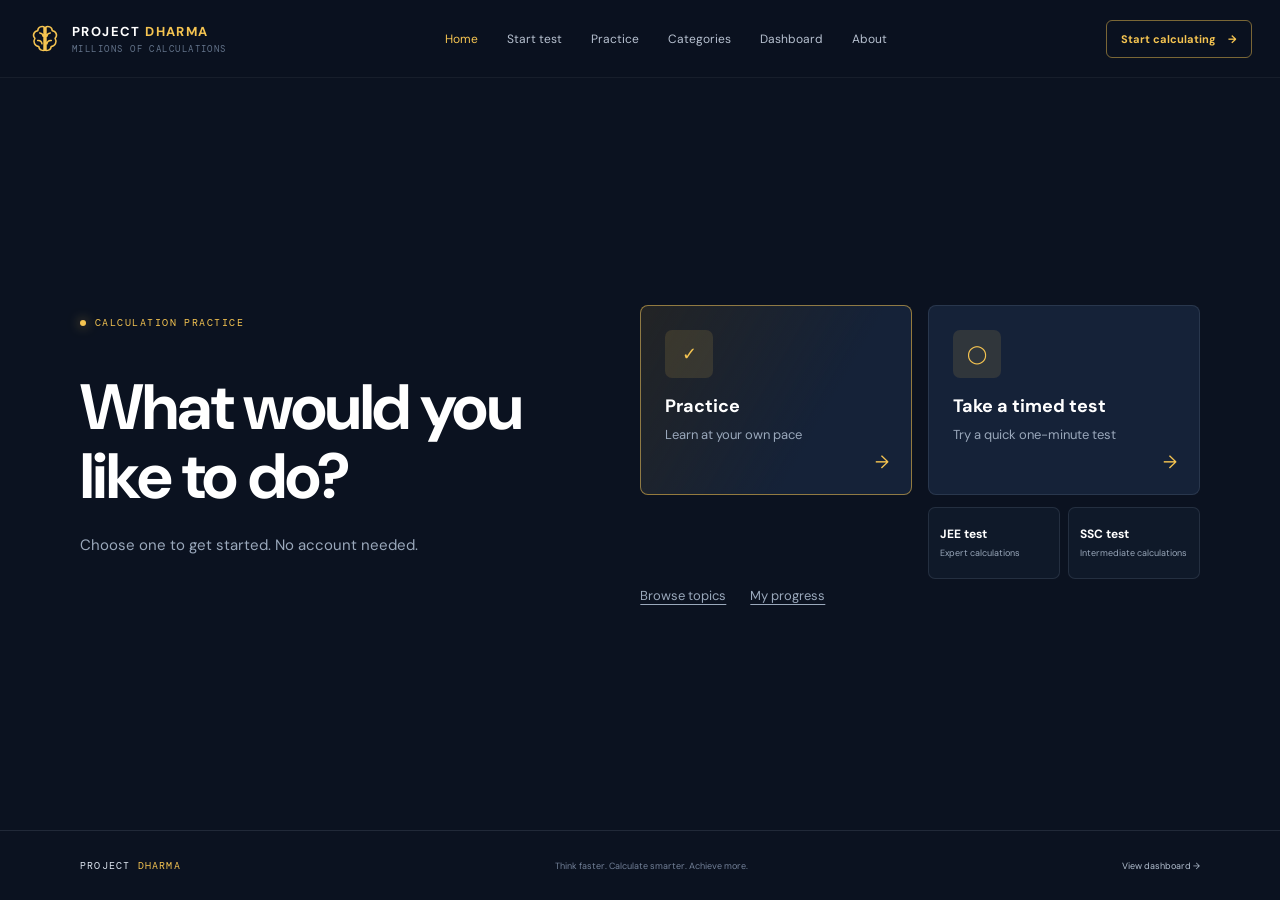
<file: index.html>
<!doctype html>
<html lang="en">
  <head>
    <meta charset="UTF-8" />
    <meta name="viewport" content="width=device-width, initial-scale=1.0" />
    <meta name="theme-color" content="#0b1220" />
    <meta name="description" content="Build calculation speed and accuracy with PROJECT DHARMA." />
    <title>PROJECT DHARMA — Think faster. Calculate smarter.</title>
    <link rel="stylesheet" href="./styles.css" />
    <script src="./app.js" defer></script>
  </head>
  <body data-page="home">
    <header class="site-header">
      <a class="brand" href="./index.html" aria-label="PROJECT DHARMA home"><span class="brand-mark" aria-hidden="true"><svg viewBox="0 0 32 32" fill="none"><path d="M15.9 5.2c-2.7-2.1-6.7-.5-6.7 3-3.7.2-5.3 4.7-2.7 7.2-2.1 3.2-.1 7.4 3.7 7.6.1 3.4 4.1 5 6.7 2.8V5.2Zm.2 0c2.7-2.1 6.7-.5 6.7 3 3.7.2 5.3 4.7 2.7 7.2 2.1 3.2.1 7.4-3.7 7.6-.1 3.4-4.1 5-6.7 2.8V5.2ZM11 10.3c2 .2 3.2 1.5 3.2 3.1m-5.1 4c2.2-.2 3.8 1.1 4.1 3.1m7.8-10.2c-2 .2-3.2 1.5-3.2 3.1m4.1 4c-2.2-.2-3.8 1.1-4.1 3.1M16 5.3v20.3"/></svg></span><span class="brand-copy"><strong>PROJECT <span>DHARMA</span></strong><small>MILLIONS OF CALCULATIONS</small></span></a>
      <button class="menu-toggle" id="menu-toggle" type="button" aria-label="Open navigation" aria-expanded="false"><span></span><span></span><span></span></button>
      <nav class="main-nav" id="main-nav" aria-label="Main navigation"><a class="active" href="./index.html">Home</a><a href="./test.html">Start test</a><a href="./practice.html">Practice</a><a href="./categories.html">Categories</a><a href="./dashboard.html">Dashboard</a><a href="./about.html">About</a></nav>
      <a class="button button-small button-outline header-cta" href="./test.html">Start calculating <span aria-hidden="true">&rarr;</span></a>
    </header>
    <main class="home-main section-wrap">
      <section class="home-welcome" id="home">
        <div class="eyebrow"><span class="eyebrow-dot"></span> CALCULATION PRACTICE</div>
        <h1>What would you<br />like to do?</h1>
        <p>Choose one to get started. No account needed.</p>
        <div class="home-choices">
          <a class="home-choice home-choice-primary" href="./practice.html">
            <span class="home-choice-icon" aria-hidden="true">&#10003;</span>
            <span><b>Practice</b><small>Learn at your own pace</small></span>
            <span class="card-arrow" aria-hidden="true">&rarr;</span>
          </a>
          <div class="home-test-choice">
            <a class="home-choice" href="./test.html">
              <span class="home-choice-icon" aria-hidden="true">&#9711;</span>
              <span><b>Take a timed test</b><small>Try a quick one-minute test</small></span>
              <span class="card-arrow" aria-hidden="true">&rarr;</span>
            </a>
            <nav class="home-exam-options" aria-label="Exam-level tests">
              <a href="./test.html?exam=jee"><b>JEE test</b><small>Expert calculations</small></a>
              <a href="./test.html?exam=ssc"><b>SSC test</b><small>Intermediate calculations</small></a>
            </nav>
          </div>
        </div>
        <nav class="home-secondary-links" aria-label="More options">
          <a href="./categories.html">Browse topics</a>
          <a href="./dashboard.html">My progress</a>
        </nav>
      </section>
    </main>
    <footer class="site-footer"><a class="footer-brand" href="./index.html">PROJECT <span>DHARMA</span></a><span>Think faster. Calculate smarter. Achieve more.</span><a href="./dashboard.html">View dashboard &rarr;</a></footer>
    <div class="toast" id="toast" role="status" aria-live="polite"></div>
  </body>
</html>
</file>
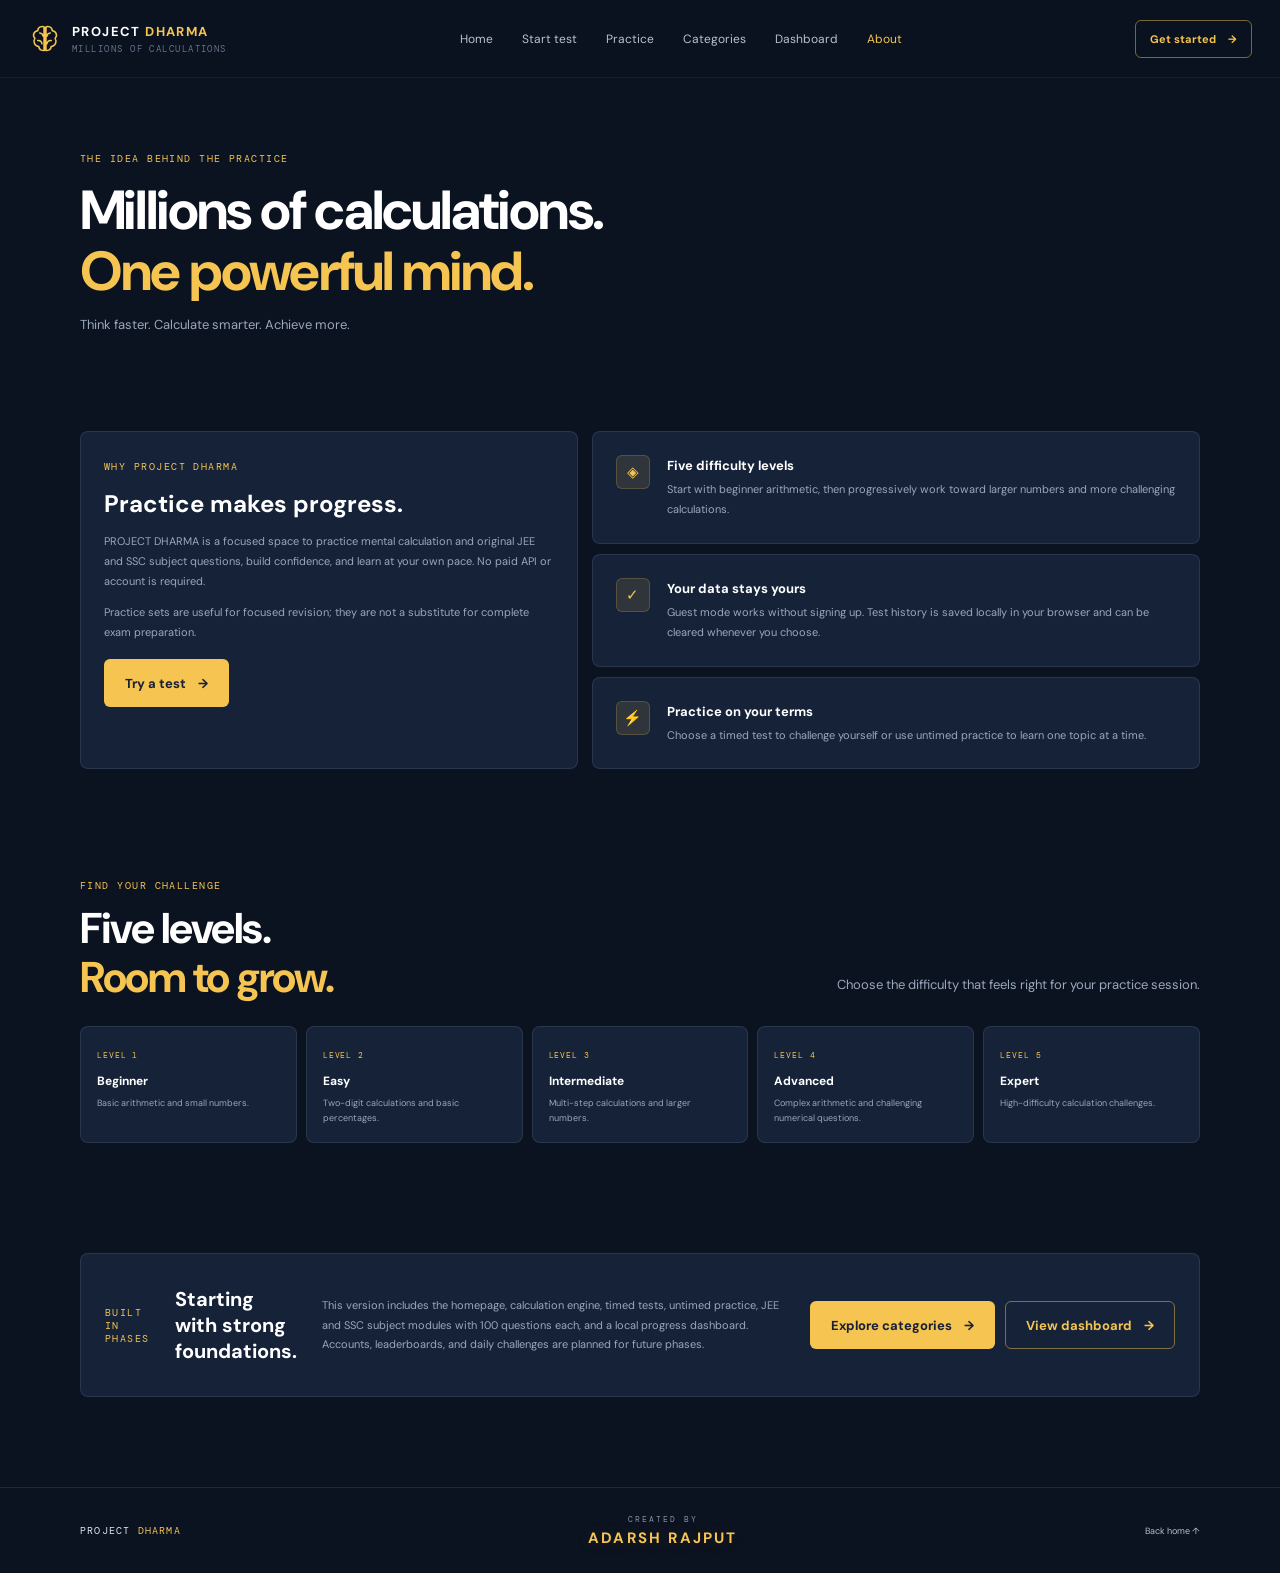
<file: about.html>
<!doctype html>
<html lang="en">
  <head><meta charset="UTF-8" /><meta name="viewport" content="width=device-width, initial-scale=1.0" /><meta name="theme-color" content="#0b1220" /><title>About DHARMA — PROJECT DHARMA</title><link rel="stylesheet" href="./styles.css" /><script src="./app.js" defer></script></head>
  <body data-page="about">
    <header class="site-header"><a class="brand" href="./index.html" aria-label="PROJECT DHARMA home"><span class="brand-mark" aria-hidden="true"><svg viewBox="0 0 32 32" fill="none"><path d="M15.9 5.2c-2.7-2.1-6.7-.5-6.7 3-3.7.2-5.3 4.7-2.7 7.2-2.1 3.2-.1 7.4 3.7 7.6.1 3.4 4.1 5 6.7 2.8V5.2Zm.2 0c2.7-2.1 6.7-.5 6.7 3 3.7.2 5.3 4.7 2.7 7.2 2.1 3.2.1 7.4-3.7 7.6-.1 3.4-4.1 5-6.7 2.8V5.2ZM11 10.3c2 .2 3.2 1.5 3.2 3.1m-5.1 4c2.2-.2 3.8 1.1 4.1 3.1m7.8-10.2c-2 .2-3.2 1.5-3.2 3.1m4.1 4c-2.2-.2-3.8 1.1-4.1 3.1M16 5.3v20.3"/></svg></span><span class="brand-copy"><strong>PROJECT <span>DHARMA</span></strong><small>MILLIONS OF CALCULATIONS</small></span></a><button class="menu-toggle" id="menu-toggle" type="button" aria-label="Open navigation" aria-expanded="false"><span></span><span></span><span></span></button><nav class="main-nav" id="main-nav" aria-label="Main navigation"><a href="./index.html">Home</a><a href="./test.html">Start test</a><a href="./practice.html">Practice</a><a href="./categories.html">Categories</a><a href="./dashboard.html">Dashboard</a><a class="active" href="./about.html">About</a></nav><a class="button button-small button-outline header-cta" href="./test.html">Get started <span aria-hidden="true">&rarr;</span></a></header>
    <main class="section-wrap">
      <section class="page-intro"><div class="eyebrow">THE IDEA BEHIND THE PRACTICE</div><h1>Millions of calculations.<br /><span>One powerful mind.</span></h1><p>Think faster. Calculate smarter. Achieve more.</p></section>
      <section class="about-content section-block"><article class="panel about-story"><span class="panel-kicker">WHY PROJECT DHARMA</span><h2>Practice makes progress.</h2><p>PROJECT DHARMA is a focused space to practice mental calculation and original JEE and SSC subject questions, build confidence, and learn at your own pace. No paid API or account is required.</p><p>Practice sets are useful for focused revision; they are not a substitute for complete exam preparation.</p><a class="button button-primary" href="./test.html">Try a test <span aria-hidden="true">&rarr;</span></a></article>
        <div class="about-cards"><article class="panel about-info-card"><span class="feature-icon">&#9672;</span><h3>Five difficulty levels</h3><p>Start with beginner arithmetic, then progressively work toward larger numbers and more challenging calculations.</p></article><article class="panel about-info-card"><span class="feature-icon">&#10003;</span><h3>Your data stays yours</h3><p>Guest mode works without signing up. Test history is saved locally in your browser and can be cleared whenever you choose.</p></article><article class="panel about-info-card"><span class="feature-icon">&#9889;</span><h3>Practice on your terms</h3><p>Choose a timed test to challenge yourself or use untimed practice to learn one topic at a time.</p></article></div>
      </section>
      <section class="section-block level-section"><div class="section-heading"><div><div class="eyebrow">FIND YOUR CHALLENGE</div><h2>Five levels.<br /><span>Room to grow.</span></h2></div><p>Choose the difficulty that feels right for your practice session.</p></div><div class="level-grid"><article class="panel"><span>LEVEL 1</span><h3>Beginner</h3><p>Basic arithmetic and small numbers.</p></article><article class="panel"><span>LEVEL 2</span><h3>Easy</h3><p>Two-digit calculations and basic percentages.</p></article><article class="panel"><span>LEVEL 3</span><h3>Intermediate</h3><p>Multi-step calculations and larger numbers.</p></article><article class="panel"><span>LEVEL 4</span><h3>Advanced</h3><p>Complex arithmetic and challenging numerical questions.</p></article><article class="panel"><span>LEVEL 5</span><h3>Expert</h3><p>High-difficulty calculation challenges.</p></article></div></section>
      <section class="section-block phase-note"><div class="panel"><span class="panel-kicker">BUILT IN PHASES</span><h2>Starting with strong foundations.</h2><p>This version includes the homepage, calculation engine, timed tests, untimed practice, JEE and SSC subject modules with 100 questions each, and a local progress dashboard. Accounts, leaderboards, and daily challenges are planned for future phases.</p><div class="hero-actions"><a class="button button-primary" href="./categories.html">Explore categories <span aria-hidden="true">&rarr;</span></a><a class="button button-outline" href="./dashboard.html">View dashboard <span aria-hidden="true">&rarr;</span></a></div></div></section>
    </main><footer class="site-footer about-footer"><a class="footer-brand" href="./index.html">PROJECT <span>DHARMA</span></a><div class="about-creator"><span>CREATED BY</span><strong>ADARSH RAJPUT</strong></div><a href="./index.html">Back home &uarr;</a></footer>
  </body>
</html>
</file>
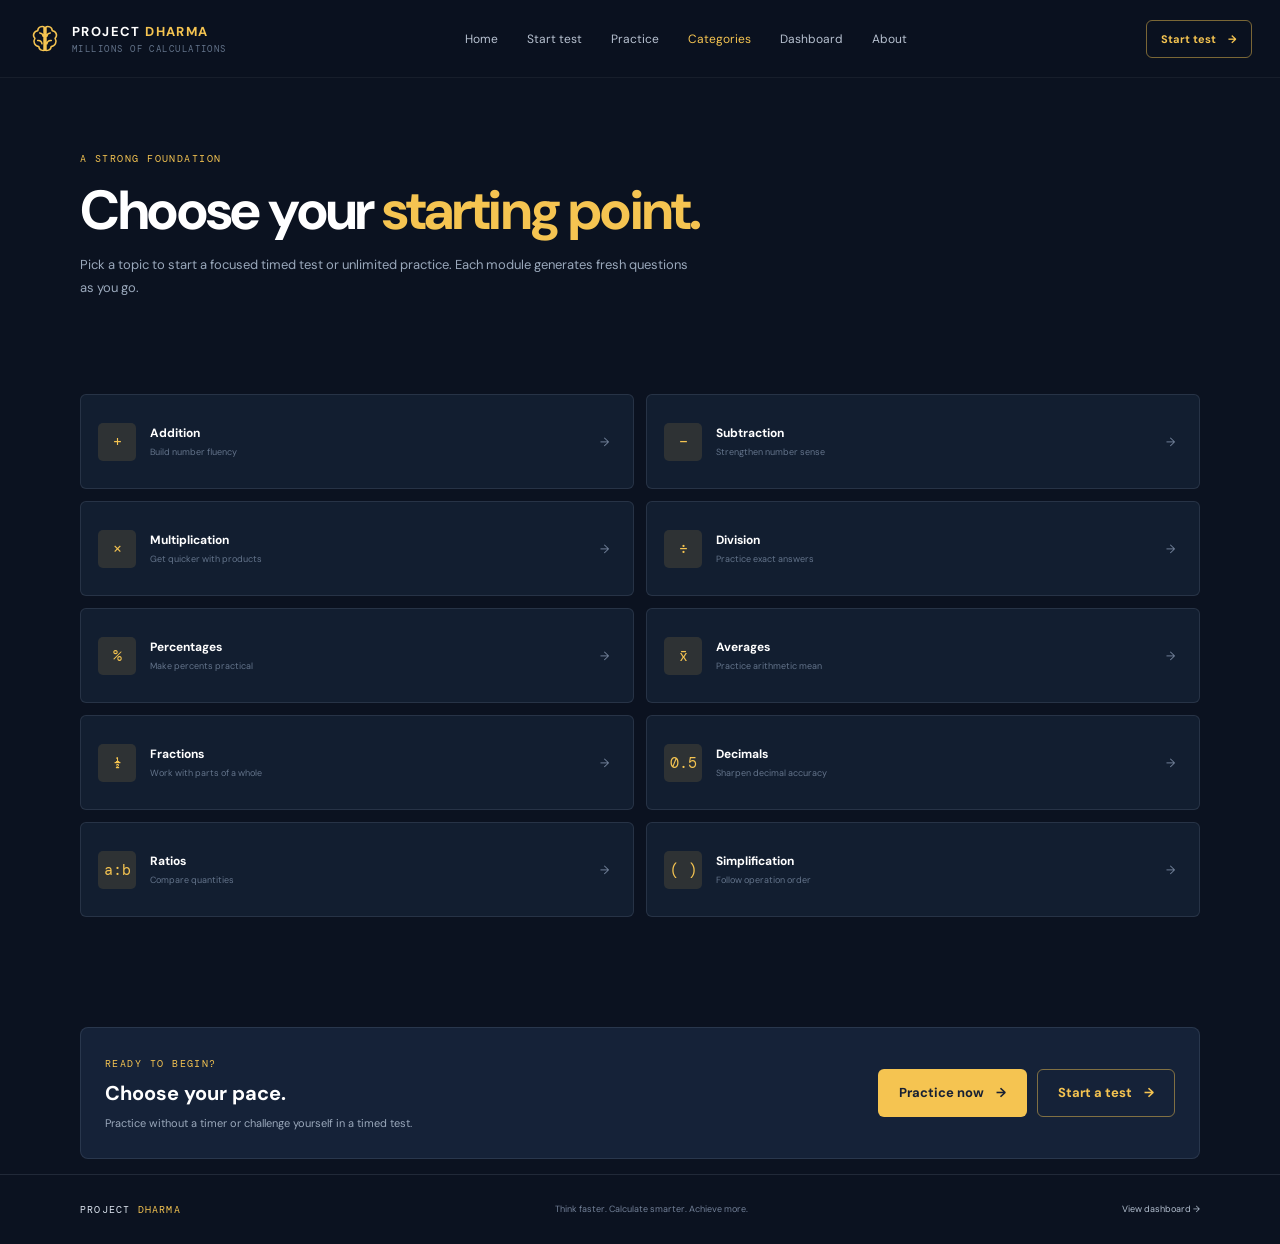
<file: categories.html>
<!doctype html>
<html lang="en">
  <head><meta charset="UTF-8" /><meta name="viewport" content="width=device-width, initial-scale=1.0" /><meta name="theme-color" content="#0b1220" /><title>Categories — PROJECT DHARMA</title><link rel="stylesheet" href="./styles.css" /><script src="./app.js" defer></script></head>
  <body data-page="categories">
    <header class="site-header"><a class="brand" href="./index.html" aria-label="PROJECT DHARMA home"><span class="brand-mark" aria-hidden="true"><svg viewBox="0 0 32 32" fill="none"><path d="M15.9 5.2c-2.7-2.1-6.7-.5-6.7 3-3.7.2-5.3 4.7-2.7 7.2-2.1 3.2-.1 7.4 3.7 7.6.1 3.4 4.1 5 6.7 2.8V5.2Zm.2 0c2.7-2.1 6.7-.5 6.7 3 3.7.2 5.3 4.7 2.7 7.2 2.1 3.2.1 7.4-3.7 7.6-.1 3.4-4.1 5-6.7 2.8V5.2ZM11 10.3c2 .2 3.2 1.5 3.2 3.1m-5.1 4c2.2-.2 3.8 1.1 4.1 3.1m7.8-10.2c-2 .2-3.2 1.5-3.2 3.1m4.1 4c-2.2-.2-3.8 1.1-4.1 3.1M16 5.3v20.3"/></svg></span><span class="brand-copy"><strong>PROJECT <span>DHARMA</span></strong><small>MILLIONS OF CALCULATIONS</small></span></a><button class="menu-toggle" id="menu-toggle" type="button" aria-label="Open navigation" aria-expanded="false"><span></span><span></span><span></span></button><nav class="main-nav" id="main-nav" aria-label="Main navigation"><a href="./index.html">Home</a><a href="./test.html">Start test</a><a href="./practice.html">Practice</a><a class="active" href="./categories.html">Categories</a><a href="./dashboard.html">Dashboard</a><a href="./about.html">About</a></nav><a class="button button-small button-outline header-cta" href="./test.html">Start test <span aria-hidden="true">&rarr;</span></a></header>
    <main class="section-wrap"><section class="page-intro"><div class="eyebrow">A STRONG FOUNDATION</div><h1>Choose your <span>starting point.</span></h1><p>Pick a topic to start a focused timed test or unlimited practice. Each module generates fresh questions as you go.</p></section>
      <section class="section-block page-section"><div class="category-grid category-page-grid"><a class="category-card" href="./practice.html?topic=addition"><span class="category-icon">+</span><span><b>Addition</b><small>Build number fluency</small></span><span class="card-arrow">&rarr;</span></a><a class="category-card" href="./practice.html?topic=subtraction"><span class="category-icon">&minus;</span><span><b>Subtraction</b><small>Strengthen number sense</small></span><span class="card-arrow">&rarr;</span></a><a class="category-card" href="./practice.html?topic=multiplication"><span class="category-icon">&times;</span><span><b>Multiplication</b><small>Get quicker with products</small></span><span class="card-arrow">&rarr;</span></a><a class="category-card" href="./practice.html?topic=division"><span class="category-icon">&divide;</span><span><b>Division</b><small>Practice exact answers</small></span><span class="card-arrow">&rarr;</span></a><a class="category-card" href="./practice.html?topic=percentages"><span class="category-icon">%</span><span><b>Percentages</b><small>Make percents practical</small></span><span class="card-arrow">&rarr;</span></a><a class="category-card" href="./practice.html?topic=averages"><span class="category-icon">x&#772;</span><span><b>Averages</b><small>Practice arithmetic mean</small></span><span class="card-arrow">&rarr;</span></a><a class="category-card" href="./practice.html?topic=fractions"><span class="category-icon">&frac12;</span><span><b>Fractions</b><small>Work with parts of a whole</small></span><span class="card-arrow">&rarr;</span></a><a class="category-card" href="./practice.html?topic=decimals"><span class="category-icon">0.5</span><span><b>Decimals</b><small>Sharpen decimal accuracy</small></span><span class="card-arrow">&rarr;</span></a><a class="category-card" href="./practice.html?topic=ratios"><span class="category-icon">a:b</span><span><b>Ratios</b><small>Compare quantities</small></span><span class="card-arrow">&rarr;</span></a><a class="category-card" href="./practice.html?topic=bodmas"><span class="category-icon">( )</span><span><b>Simplification</b><small>Follow operation order</small></span><span class="card-arrow">&rarr;</span></a></div></section>
      <section class="section-block category-cta"><div class="panel"><div><span class="panel-kicker">READY TO BEGIN?</span><h2>Choose your pace.</h2><p>Practice without a timer or challenge yourself in a timed test.</p></div><div class="hero-actions"><a class="button button-primary" href="./practice.html">Practice now <span aria-hidden="true">&rarr;</span></a><a class="button button-outline" href="./test.html">Start a test <span aria-hidden="true">&rarr;</span></a></div></div></section>
    </main><footer class="site-footer"><a class="footer-brand" href="./index.html">PROJECT <span>DHARMA</span></a><span>Think faster. Calculate smarter. Achieve more.</span><a href="./dashboard.html">View dashboard &rarr;</a></footer><div class="toast" id="toast" role="status" aria-live="polite"></div>
  </body>
</html>
</file>
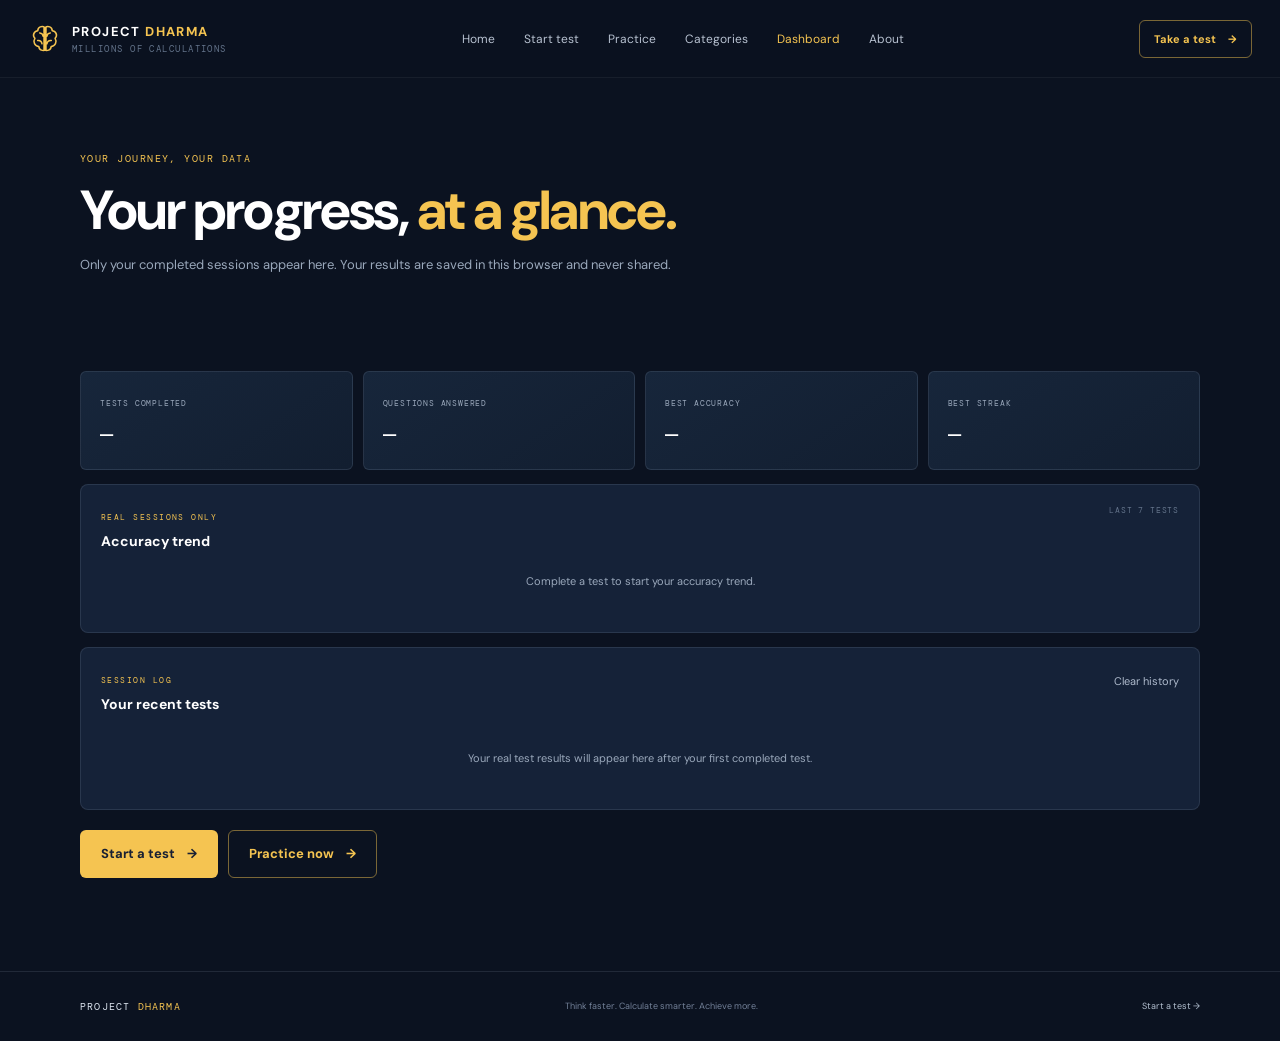
<file: dashboard.html>
<!doctype html>
<html lang="en">
  <head><meta charset="UTF-8" /><meta name="viewport" content="width=device-width, initial-scale=1.0" /><meta name="theme-color" content="#0b1220" /><title>My dashboard — PROJECT DHARMA</title><link rel="stylesheet" href="./styles.css" /><script src="./app.js" defer></script></head>
  <body data-page="dashboard">
    <header class="site-header"><a class="brand" href="./index.html" aria-label="PROJECT DHARMA home"><span class="brand-mark" aria-hidden="true"><svg viewBox="0 0 32 32" fill="none"><path d="M15.9 5.2c-2.7-2.1-6.7-.5-6.7 3-3.7.2-5.3 4.7-2.7 7.2-2.1 3.2-.1 7.4 3.7 7.6.1 3.4 4.1 5 6.7 2.8V5.2Zm.2 0c2.7-2.1 6.7-.5 6.7 3 3.7.2 5.3 4.7 2.7 7.2 2.1 3.2.1 7.4-3.7 7.6-.1 3.4-4.1 5-6.7 2.8V5.2ZM11 10.3c2 .2 3.2 1.5 3.2 3.1m-5.1 4c2.2-.2 3.8 1.1 4.1 3.1m7.8-10.2c-2 .2-3.2 1.5-3.2 3.1m4.1 4c-2.2-.2-3.8 1.1-4.1 3.1M16 5.3v20.3"/></svg></span><span class="brand-copy"><strong>PROJECT <span>DHARMA</span></strong><small>MILLIONS OF CALCULATIONS</small></span></a><button class="menu-toggle" id="menu-toggle" type="button" aria-label="Open navigation" aria-expanded="false"><span></span><span></span><span></span></button><nav class="main-nav" id="main-nav" aria-label="Main navigation"><a href="./index.html">Home</a><a href="./test.html">Start test</a><a href="./practice.html">Practice</a><a href="./categories.html">Categories</a><a class="active" href="./dashboard.html">Dashboard</a><a href="./about.html">About</a></nav><a class="button button-small button-outline header-cta" href="./test.html">Take a test <span aria-hidden="true">&rarr;</span></a></header>
    <main class="section-wrap">
      <section class="page-intro"><div class="eyebrow">YOUR JOURNEY, YOUR DATA</div><h1>Your progress, <span>at a glance.</span></h1><p>Only your completed sessions appear here. Your results are saved in this browser and never shared.</p></section>
      <section class="section-block page-section progress-block"><div class="progress-summary" id="progress-summary"></div><div class="panel accuracy-chart-panel"><div class="history-heading"><div><span class="panel-kicker">REAL SESSIONS ONLY</span><h3>Accuracy trend</h3></div><span class="chart-caption">LAST 7 TESTS</span></div><div id="accuracy-chart"></div></div><div class="panel history-table-panel"><div class="history-heading"><div><span class="panel-kicker">SESSION LOG</span><h3>Your recent tests</h3></div><button type="button" class="text-button" id="clear-history">Clear history</button></div><div id="history-table"></div></div><div class="dashboard-actions"><a class="button button-primary" href="./test.html">Start a test <span aria-hidden="true">&rarr;</span></a><a class="button button-outline" href="./practice.html">Practice now <span aria-hidden="true">&rarr;</span></a></div></section>
    </main><footer class="site-footer"><a class="footer-brand" href="./index.html">PROJECT <span>DHARMA</span></a><span>Think faster. Calculate smarter. Achieve more.</span><a href="./test.html">Start a test &rarr;</a></footer><div class="toast" id="toast" role="status" aria-live="polite"></div>
  </body>
</html>
</file>
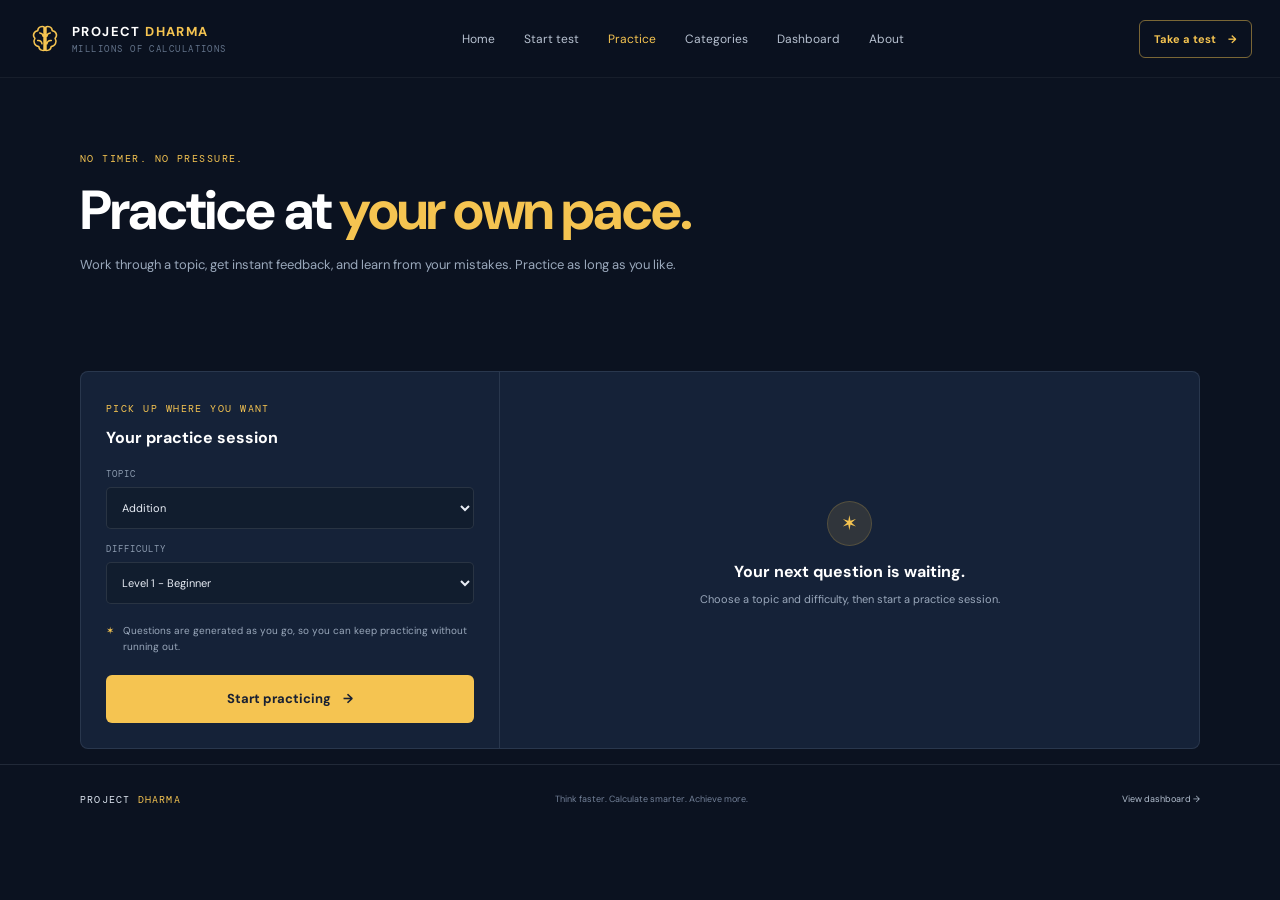
<file: practice.html>
<!doctype html>
<html lang="en">
  <head><meta charset="UTF-8" /><meta name="viewport" content="width=device-width, initial-scale=1.0" /><meta name="theme-color" content="#0b1220" /><title>Practice — PROJECT DHARMA</title><link rel="stylesheet" href="./styles.css" /><script src="./app.js" defer></script></head>
  <body data-page="practice">
    <header class="site-header"><a class="brand" href="./index.html" aria-label="PROJECT DHARMA home"><span class="brand-mark" aria-hidden="true"><svg viewBox="0 0 32 32" fill="none"><path d="M15.9 5.2c-2.7-2.1-6.7-.5-6.7 3-3.7.2-5.3 4.7-2.7 7.2-2.1 3.2-.1 7.4 3.7 7.6.1 3.4 4.1 5 6.7 2.8V5.2Zm.2 0c2.7-2.1 6.7-.5 6.7 3 3.7.2 5.3 4.7 2.7 7.2 2.1 3.2.1 7.4-3.7 7.6-.1 3.4-4.1 5-6.7 2.8V5.2ZM11 10.3c2 .2 3.2 1.5 3.2 3.1m-5.1 4c2.2-.2 3.8 1.1 4.1 3.1m7.8-10.2c-2 .2-3.2 1.5-3.2 3.1m4.1 4c-2.2-.2-3.8 1.1-4.1 3.1M16 5.3v20.3"/></svg></span><span class="brand-copy"><strong>PROJECT <span>DHARMA</span></strong><small>MILLIONS OF CALCULATIONS</small></span></a><button class="menu-toggle" id="menu-toggle" type="button" aria-label="Open navigation" aria-expanded="false"><span></span><span></span><span></span></button><nav class="main-nav" id="main-nav" aria-label="Main navigation"><a href="./index.html">Home</a><a href="./test.html">Start test</a><a class="active" href="./practice.html">Practice</a><a href="./categories.html">Categories</a><a href="./dashboard.html">Dashboard</a><a href="./about.html">About</a></nav><a class="button button-small button-outline header-cta" href="./test.html">Take a test <span aria-hidden="true">&rarr;</span></a></header>
    <main class="section-wrap"><section class="page-intro"><div class="eyebrow">NO TIMER. NO PRESSURE.</div><h1>Practice at <span>your own pace.</span></h1><p>Work through a topic, get instant feedback, and learn from your mistakes. Practice as long as you like.</p></section>
      <section class="section-block page-section"><div class="practice-layout panel"><div class="practice-setup"><span class="panel-kicker">PICK UP WHERE YOU WANT</span><h3>Your practice session</h3><label>TOPIC<select id="practice-topic"></select></label><label>DIFFICULTY<select id="practice-level"></select></label><div class="practice-tip"><span>&#10038;</span><span>Questions are generated as you go, so you can keep practicing without running out.</span></div><button class="button button-primary button-full" type="button" id="start-practice">Start practicing <span aria-hidden="true">&rarr;</span></button></div><div class="practice-workspace" id="practice-workspace"><div class="practice-empty"><span class="empty-spark">&#10038;</span><h3>Your next question is waiting.</h3><p>Choose a topic and difficulty, then start a practice session.</p></div></div></div></section>
    </main><footer class="site-footer"><a class="footer-brand" href="./index.html">PROJECT <span>DHARMA</span></a><span>Think faster. Calculate smarter. Achieve more.</span><a href="./dashboard.html">View dashboard &rarr;</a></footer><div class="toast" id="toast" role="status" aria-live="polite"></div>
  </body>
</html>
</file>
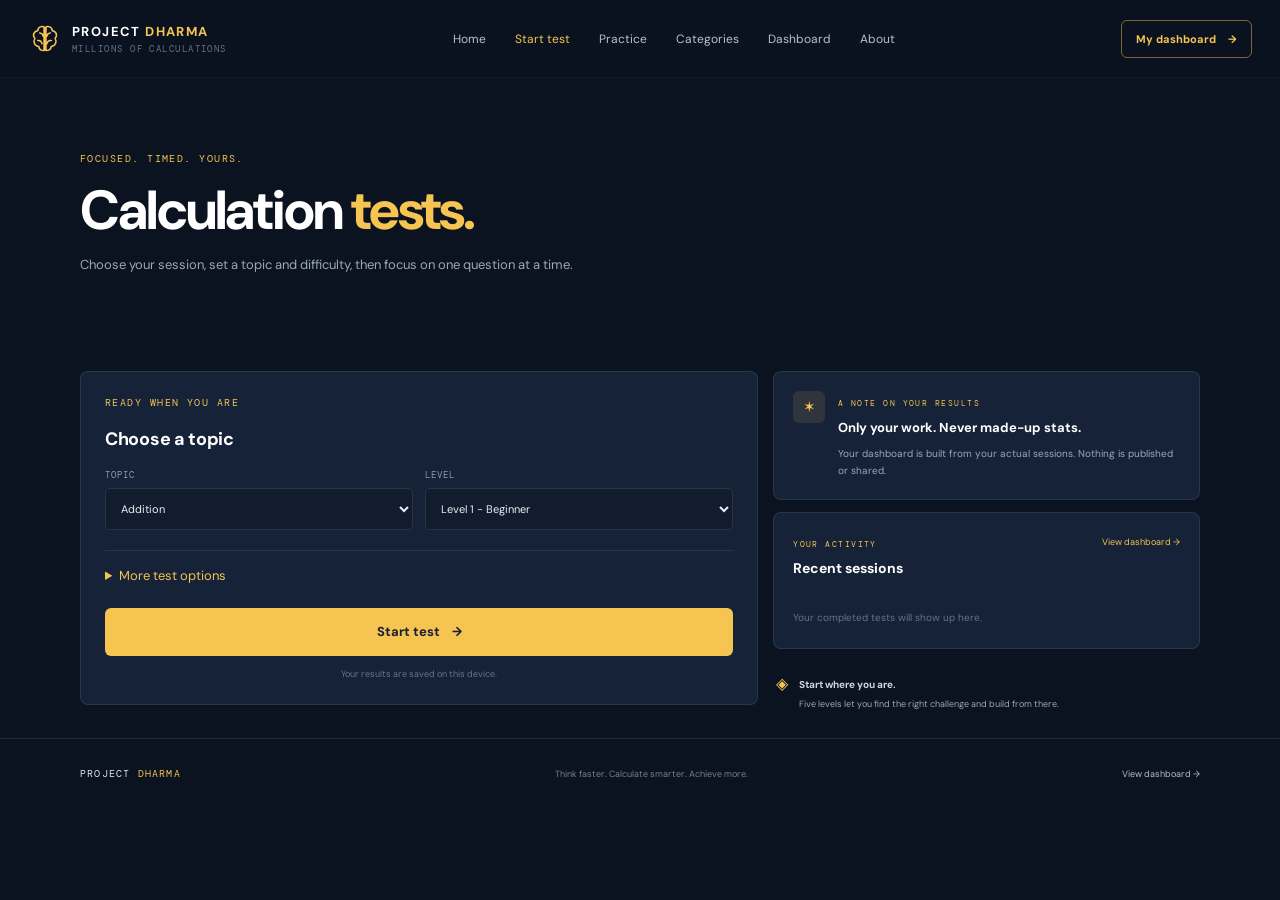
<file: test.html>
<!doctype html>
<html lang="en">
  <head><meta charset="UTF-8" /><meta name="viewport" content="width=device-width, initial-scale=1.0" /><meta name="theme-color" content="#0b1220" /><title>Calculation tests — PROJECT DHARMA</title><link rel="stylesheet" href="./styles.css" /><script src="./subject-questions.js" defer></script><script src="./app.js" defer></script></head>
  <body data-page="test">
    <header class="site-header">
      <a class="brand" href="./index.html" aria-label="PROJECT DHARMA home"><span class="brand-mark" aria-hidden="true"><svg viewBox="0 0 32 32" fill="none"><path d="M15.9 5.2c-2.7-2.1-6.7-.5-6.7 3-3.7.2-5.3 4.7-2.7 7.2-2.1 3.2-.1 7.4 3.7 7.6.1 3.4 4.1 5 6.7 2.8V5.2Zm.2 0c2.7-2.1 6.7-.5 6.7 3 3.7.2 5.3 4.7 2.7 7.2 2.1 3.2.1 7.4-3.7 7.6-.1 3.4-4.1 5-6.7 2.8V5.2ZM11 10.3c2 .2 3.2 1.5 3.2 3.1m-5.1 4c2.2-.2 3.8 1.1 4.1 3.1m7.8-10.2c-2 .2-3.2 1.5-3.2 3.1m4.1 4c-2.2-.2-3.8 1.1-4.1 3.1M16 5.3v20.3"/></svg></span><span class="brand-copy"><strong>PROJECT <span>DHARMA</span></strong><small>MILLIONS OF CALCULATIONS</small></span></a>
      <button class="menu-toggle" id="menu-toggle" type="button" aria-label="Open navigation" aria-expanded="false"><span></span><span></span><span></span></button>
      <nav class="main-nav" id="main-nav" aria-label="Main navigation"><a href="./index.html">Home</a><a class="active" href="./test.html">Start test</a><a href="./practice.html">Practice</a><a href="./categories.html">Categories</a><a href="./dashboard.html">Dashboard</a><a href="./about.html">About</a></nav><a class="button button-small button-outline header-cta" href="./dashboard.html">My dashboard <span aria-hidden="true">&rarr;</span></a>
    </header>
    <main class="section-wrap">
      <section class="page-intro"><div class="eyebrow">FOCUSED. TIMED. YOURS.</div><h1 id="test-page-title">Calculation <span>tests.</span></h1><p id="test-page-description">Choose your session, set a topic and difficulty, then focus on one question at a time.</p></section>
      <section class="section-block page-section" id="test-config">
        <div class="test-layout">
          <div class="test-config panel"><div class="exam-preset-note is-hidden"><span class="panel-kicker" id="exam-level-label">EXAM LEVEL</span><strong id="exam-preset-title"></strong><span id="exam-preset-level"></span><div id="exam-subjects-preview" class="is-hidden"><span class="panel-kicker" id="exam-subjects-heading"></span><div id="exam-subjects" class="exam-subject-list"></div><p id="exam-subjects-note">Choose a subject to start subject-wise practice. These are sample questions, not an official exam paper.</p></div><p id="exam-preset-description">Practice calculations at this difficulty. This is not a full exam mock test.</p></div><div class="panel-top"><span class="panel-kicker">READY WHEN YOU ARE</span></div><h3>Choose a topic</h3>
            <div class="config-row"><label>TOPIC<select id="test-topic"></select></label><label>LEVEL<select id="test-level"></select></label></div>
            <details class="advanced-options"><summary>More test options</summary>
              <div class="mode-grid" role="group" aria-label="Test mode"><button type="button" class="mode-card selected" data-mode="quick"><span class="mode-symbol">&#9711;</span><b>Quick test</b><small>10 questions / 60 sec</small></button><button type="button" class="mode-card" data-mode="speed"><span class="mode-symbol">&#9889;</span><b>Speed test</b><small>20 questions / 30 sec</small></button><button type="button" class="mode-card" data-mode="accuracy"><span class="mode-symbol">&#10003;</span><b>Accuracy test</b><small>20 questions / 5 min</small></button><button type="button" class="mode-card" data-mode="mixed"><span class="mode-symbol">&#10038;</span><b>Mixed test</b><small>Every basic topic</small></button><button type="button" class="mode-card" data-mode="custom"><span class="mode-symbol">&#9776;</span><b>Custom test</b><small>Choose time and length</small></button></div>
              <div class="config-row"><label>TIME LIMIT<select id="test-duration"><option value="30">30 seconds</option><option value="60" selected>60 seconds</option><option value="120">2 minutes</option><option value="300">5 minutes</option><option value="600">10 minutes</option><option value="900">15 minutes</option><option value="1800">30 minutes</option><option value="custom">Custom</option></select></label><label id="custom-duration-wrap" class="is-hidden">CUSTOM MINUTES<input id="custom-duration" type="number" min="1" max="120" value="3" inputmode="numeric" /></label></div>
              <label class="question-count-label is-hidden" id="question-count-wrap">QUESTION COUNT <span id="question-count-value">10</span><input id="question-count" type="range" min="5" max="50" step="5" value="10" /><span class="range-ends"><span>5 questions</span><span>50 questions</span></span></label>
            </details>
            <div class="subject-session-actions is-hidden" id="subject-session-actions">
              <button type="button" class="button button-primary button-full" id="start-subject-practice">Practice without a timer</button>
              <button type="button" class="button button-outline button-full" id="start-subject-test">Take a 5-minute test</button>
              <div class="subject-question-source">
                <p id="subject-question-source-status" class="subject-question-source-status" role="status" aria-live="polite"></p>
              </div>
            </div><button type="button" class="button button-primary button-full" id="start-test">Start test <span aria-hidden="true">&rarr;</span></button><p class="form-note">Your results are saved on this device.</p>
          </div>
          <aside class="test-side"><div class="session-note panel"><div class="note-icon">&#10038;</div><div><span class="panel-kicker">A NOTE ON YOUR RESULTS</span><h3>Only your work. Never made-up stats.</h3><p>Your dashboard is built from your actual sessions. Nothing is published or shared.</p></div></div><div class="history-panel panel"><div class="history-heading"><div><span class="panel-kicker">YOUR ACTIVITY</span><h3>Recent sessions</h3></div><a href="./dashboard.html">View dashboard <span aria-hidden="true">&rarr;</span></a></div><div id="recent-sessions" class="recent-sessions"></div></div><div class="level-callout"><span class="level-callout-icon">&#9672;</span><div><b>Start where you are.</b><p>Five levels let you find the right challenge and build from there.</p></div></div></aside>
        </div>
      </section>
      <section class="section-block question-area is-hidden" id="test-session" aria-live="polite"><div class="session-header"><div><div class="eyebrow">FOCUS ON THE QUESTION</div><h2 id="session-title">Quick test</h2></div><button class="text-button" type="button" id="quit-test">&times; End test</button></div><div class="session-panel panel"><div class="session-meta"><span id="session-topic-label">ADDITION</span><span class="session-level" id="session-level-label">LEVEL 1</span></div><div class="timer-track"><div id="timer-progress"></div></div><div class="session-stats"><div><small>TIME LEFT</small><b id="timer-display">01:00</b></div><div><small>ANSWERED</small><b id="answered-display">0 / 10</b></div><div><small>STREAK</small><b id="streak-display">0</b></div><div><small>ACCURACY</small><b id="live-accuracy">--</b></div></div><div class="question-progress"><span id="question-counter">QUESTION 1 OF 10</span><div class="progress-track"><div id="question-progress"></div></div></div><div class="question-prompt" id="question-prompt">12 + 8 = ?</div><p class="question-tip"><b id="question-tip-title">MENTAL MATH TIP</b><span id="question-tip"></span></p><div id="subject-options" class="subject-answer-options is-hidden"></div><form id="answer-form" class="answer-form" autocomplete="off"><label class="visually-hidden" for="answer-input">Your answer</label><input id="answer-input" type="text" inputmode="decimal" placeholder="Type your answer" aria-describedby="answer-feedback" /><button class="button button-primary" type="submit">Submit <span aria-hidden="true">&rarr;</span></button></form><div class="answer-feedback" id="answer-feedback" aria-live="assertive"></div><div class="session-footer"><span id="answer-instructions">Press <kbd>Enter</kbd> to submit</span><button type="button" class="text-button" id="skip-question">Skip question <span aria-hidden="true">&rarr;</span></button></div></div></section>
      <section class="section-block result-area is-hidden" id="test-results" aria-live="polite"><div class="result-head"><div class="eyebrow">SESSION COMPLETE</div><h2 id="result-title">Good work.</h2><p id="result-subtitle">Every question is a chance to improve.</p></div><div class="result-grid" id="result-stats"></div><div class="result-bottom"><div class="panel topic-results"><span class="panel-kicker">PERFORMANCE BY TOPIC</span><div id="topic-breakdown"></div></div><div class="panel result-actions"><span class="panel-kicker">KEEP YOUR MOMENTUM</span><h3>Ready for another round?</h3><p>Your session is saved on this device. Come back any time to see how you are progressing.</p><button type="button" class="button button-primary button-full" id="test-again">Set up another test <span aria-hidden="true">&rarr;</span></button><a class="button button-quiet button-full" href="./dashboard.html">Go to dashboard</a></div></div></section>
    </main>
    <footer class="site-footer"><a class="footer-brand" href="./index.html">PROJECT <span>DHARMA</span></a><span>Think faster. Calculate smarter. Achieve more.</span><a href="./dashboard.html">View dashboard &rarr;</a></footer><div class="toast" id="toast" role="status" aria-live="polite"></div>
  </body>
</html>
</file>
<file: styles.css>
@import url('https://fonts.googleapis.com/css2?family=DM+Mono:wght@400;500&family=DM+Sans:wght@400;500;600;700;800&family=Manrope:wght@400;500;600;700;800&display=swap');

:root {
  color-scheme: dark;
  --bg: #0b1220;
  --bg-soft: #0f1929;
  --card: #152238;
  --card-light: #192a42;
  --gold: #f5c451;
  --gold-soft: rgba(245, 196, 81, .12);
  --white: #fff;
  --muted: #9aa8bb;
  --muted-dark: #64748b;
  --green: #43d19e;
  --red: #ff7777;
  --line: rgba(185, 202, 224, .12);
  --sans: 'DM Sans', 'Manrope', sans-serif;
  --mono: 'DM Mono', monospace;
}

* { box-sizing: border-box; }
html { scroll-behavior: smooth; scroll-padding-top: 85px; }
body { margin: 0; background: var(--bg); color: var(--white); font-family: var(--sans); font-size: 15px; -webkit-font-smoothing: antialiased; }
button, input, select { font: inherit; }
button, a { -webkit-tap-highlight-color: transparent; }
button { color: inherit; }
a { color: inherit; text-decoration: none; }
.section-wrap { width: min(1120px, calc(100% - 56px)); margin-inline: auto; }
.is-hidden { display: none !important; }
.visually-hidden { position: absolute; width: 1px; height: 1px; overflow: hidden; clip: rect(0,0,0,0); white-space: nowrap; }

.site-header { height: 78px; padding: 0 max(28px, calc((100% - 1280px) / 2)); display: flex; align-items: center; justify-content: space-between; gap: 30px; border-bottom: 1px solid rgba(255,255,255,.055); background: rgba(11,18,32,.95); position: sticky; top: 0; z-index: 20; backdrop-filter: blur(14px); }
.brand { display: flex; align-items: center; gap: 10px; flex-shrink: 0; }
.brand-mark { width: 34px; height: 34px; display: grid; place-items: center; }
.brand-mark svg, .about-mark svg { width: 100%; height: 100%; stroke: var(--gold); stroke-width: 1.45; stroke-linecap: round; stroke-linejoin: round; }
.brand-copy { display: grid; gap: 3px; }
.brand-copy strong { font-size: 13px; letter-spacing: 1.4px; }
.brand-copy strong span, .footer-brand span { color: var(--gold); }
.brand-copy small { color: var(--muted-dark); font: 9px var(--mono); letter-spacing: 1.45px; }
.main-nav { display: flex; align-items: center; gap: 29px; }
.main-nav a { color: #b7c1d0; font-size: 12px; transition: color .2s; }
.main-nav a:hover, .main-nav a:focus-visible { color: var(--gold); }
.main-nav a.active { color: var(--gold); }
.button { min-height: 48px; display: inline-flex; align-items: center; justify-content: center; gap: 12px; padding: 0 20px; border: 1px solid transparent; border-radius: 6px; font-size: 13px; font-weight: 700; cursor: pointer; transition: transform .18s, background .18s, border-color .18s; }
.button:hover { transform: translateY(-2px); }
.button:focus-visible, .mode-card:focus-visible, .category-card:focus-visible, .text-button:focus-visible, select:focus-visible, input:focus-visible { outline: 2px solid var(--gold); outline-offset: 3px; }
.button-primary { background: var(--gold); color: #182033; }
.button-primary:hover { background: #ffd76f; }
.button-outline { border-color: rgba(245,196,81,.48); color: var(--gold); }
.button-outline:hover { background: var(--gold-soft); border-color: var(--gold); }
.button-quiet { color: #d3dae5; background: transparent; }
.button-quiet:hover { background: rgba(255,255,255,.05); }
.button-small { min-height: 38px; padding: 0 14px; font-size: 11px; }
.button-full { width: 100%; }
.menu-toggle { display: none; }
.page-intro { padding-top: 74px; }
.page-intro h1 { margin: 15px 0 12px; font-size: clamp(36px, 5vw, 55px); line-height: 1.1; letter-spacing: -1.8px; }
.page-intro h1 span { color: var(--gold); }
.page-intro > p { max-width: 610px; margin: 0; color: var(--muted); font-size: 13px; line-height: 1.8; }
.page-section { padding-top: 38px; }

.hero { position: relative; min-height: 567px; padding-top: 83px; padding-bottom: 80px; display: grid; grid-template-columns: 1.08fr .92fr; align-items: center; }
.hero-copy { position: relative; z-index: 2; }
.eyebrow, .panel-kicker { color: var(--gold); font: 10px var(--mono); letter-spacing: 1.45px; }
.eyebrow { display: flex; align-items: center; gap: 9px; }
.eyebrow-dot, .live-dot { width: 6px; height: 6px; border-radius: 50%; background: var(--gold); box-shadow: 0 0 12px rgba(245,196,81,.65); }
h1,h2,h3,p { margin-top: 0; }
.hero h1 { margin: 22px 0 20px; font-size: clamp(42px, 5vw, 65px); line-height: 1.04; letter-spacing: -2.3px; font-weight: 800; }
.hero h1 span, .section-heading h2 span, .audience-inner h2 span, .about-inner h2 span { color: var(--gold); }
.hero-copy > p { max-width: 450px; color: #a4b0c1; line-height: 1.8; font-size: 14px; }
.hero-actions { display: flex; gap: 10px; margin-top: 26px; }
.play-icon { font-size: 11px; color: var(--gold); }
.hero-proof { display: flex; align-items: center; gap: 10px; margin-top: 28px; color: #8391a4; font-size: 10px; }
.hero-proof i, .trust-inner i { width: 3px; height: 3px; background: #526179; border-radius: 50%; }
.proof-icon { width: 16px; height: 16px; display: inline-grid; place-items: center; border-radius: 50%; background: rgba(67,209,158,.12); color: var(--green); font-size: 9px; }
.hero-visual { position: relative; height: 350px; display: grid; place-items: center; overflow: hidden; }
.visual-glow { position: absolute; width: 290px; height: 290px; border-radius: 50%; background: rgba(220,165,47,.09); filter: blur(72px); }
.visual-orbit { position: absolute; border: 1px solid rgba(245,196,81,.12); border-radius: 50%; transform: rotate(-24deg); }
.orbit-one { width: 400px; height: 250px; }
.orbit-two { width: 320px; height: 370px; transform: rotate(45deg); border-color: rgba(117,151,192,.1); }
.calculation-card { z-index: 2; position: relative; width: min(350px, 85%); padding: 22px 24px; border-radius: 10px; border: 1px solid rgba(245,196,81,.24); background: linear-gradient(135deg, #1a2a40, #121d30); box-shadow: 0 26px 90px rgba(0,0,0,.4), inset 0 1px rgba(255,255,255,.035); }
.calc-top, .calc-bottom { display: flex; align-items: center; color: #91a0b4; font: 9px var(--mono); letter-spacing: .9px; }
.calc-top { gap: 8px; }
.calc-level { margin-left: auto; padding: 5px 7px; color: var(--gold); border: 1px solid rgba(245,196,81,.22); border-radius: 3px; }
.calc-question { padding: 35px 0 29px; text-align: center; font-size: 46px; font-weight: 700; letter-spacing: -1px; }
.calc-question span { color: var(--gold); font-weight: 400; }
.calc-question .calc-equals { color: #74839a; }
.calc-question b { color: var(--gold); font-weight: 500; }
.calc-divider { height: 1px; background: var(--line); }
.calc-bottom { justify-content: space-between; padding-top: 17px; text-transform: uppercase; }
.calc-timer { color: var(--gold); }
.float-chip { position: absolute; z-index: 3; display: flex; gap: 10px; align-items: center; padding: 11px 13px; background: #19283c; border: 1px solid rgba(255,255,255,.08); border-radius: 7px; box-shadow: 0 12px 30px rgba(0,0,0,.24); }
.float-chip > span:last-child { display: grid; gap: 4px; }
.float-chip b { font-size: 10px; }
.float-chip small { color: var(--muted); font-size: 9px; }
.chip-icon { width: 25px; height: 25px; display: grid; place-items: center; border-radius: 5px; background: var(--gold-soft); color: var(--gold); }
.chip-speed { top: 42px; right: 4px; }
.chip-accuracy { bottom: 45px; left: 3px; }
.visual-caption { position: absolute; bottom: 1px; color: #56647a; font: 8px var(--mono); letter-spacing: 1.3px; }
.scroll-hint { position: absolute; bottom: 24px; left: 0; display: flex; align-items: center; gap: 10px; color: #607087; font: 8px var(--mono); letter-spacing: 1.1px; }
.scroll-hint span { width: 20px; height: 1px; background: var(--gold); }

.trust-strip { overflow: hidden; border-block: 1px solid rgba(255,255,255,.055); background: #0e1726; }
.trust-inner { width: min(1120px, calc(100% - 56px)); min-height: 62px; margin: auto; display: flex; justify-content: space-between; align-items: center; gap: 20px; color: #77869b; font: 8px var(--mono); letter-spacing: 1px; white-space: nowrap; }
.section-block { padding-top: 95px; padding-bottom: 15px; }
.section-heading { display: flex; align-items: flex-end; justify-content: space-between; gap: 50px; margin-bottom: 36px; }
.section-heading h2, .audience-inner h2, .about-inner h2 { margin: 12px 0 0; font-size: clamp(31px, 3.7vw, 43px); letter-spacing: -1.5px; line-height: 1.12; }
.section-heading > p { max-width: 365px; margin-bottom: 4px; color: var(--muted); font-size: 13px; line-height: 1.8; }
.feature-grid { display: grid; grid-template-columns: repeat(3, 1fr); gap: 14px; }
.feature-card { position: relative; overflow: hidden; min-height: 214px; padding: 24px; border: 1px solid var(--line); border-radius: 7px; background: linear-gradient(140deg, #152238, #111b2c); transition: transform .2s,border-color .2s; }
.feature-card:hover { transform: translateY(-4px); border-color: rgba(245,196,81,.3); }
.feature-number { position: absolute; top: 21px; right: 21px; color: #516079; font: 10px var(--mono); }
.feature-icon { display: grid; width: 34px; height: 34px; place-items: center; margin-bottom: 19px; border: 1px solid rgba(245,196,81,.2); border-radius: 6px; color: var(--gold); background: var(--gold-soft); }
.feature-card h3, .session-note h3, .history-heading h3, .practice-setup h3, .result-actions h3 { margin: 0 0 9px; font-size: 15px; }
.feature-card p { margin: 0; color: var(--muted); font-size: 11px; line-height: 1.8; }
.feature-line { position: absolute; bottom: 0; left: 24px; width: 33px; height: 2px; background: var(--gold); }
.home-link-grid { display: grid; grid-template-columns: repeat(3, 1fr); gap: 12px; }
.home-link-card { position: relative; min-height: 175px; padding: 21px; border: 1px solid var(--line); border-radius: 7px; background: linear-gradient(140deg, #152238, #111b2c); transition: transform .2s,border-color .2s,background .2s; }
.home-link-card:hover { transform: translateY(-3px); border-color: rgba(245,196,81,.38); background: #17263a; }
.home-link-card .feature-icon { margin-bottom: 14px; }
.home-link-card > b { display: block; font-size: 13px; }
.home-link-card p { max-width: 270px; margin: 8px 0 0; color: var(--muted); font-size: 10px; line-height: 1.7; }
.home-link-card .card-arrow { position: absolute; top: 23px; right: 20px; color: var(--gold); }
.home-main { min-height: calc(100vh - 148px); display: grid; align-items: center; padding-block: 48px; }
.home-welcome { width: min(100%, 560px); margin: 0 auto; }
.home-welcome h1 { margin: 20px 0 12px; font-size: clamp(38px, 7vw, 58px); line-height: 1.08; letter-spacing: -1.8px; }
.home-welcome > p { margin-bottom: 30px; color: var(--muted); font-size: 15px; }
.home-choices { display: grid; gap: 12px; }
.home-test-choice { display: grid; gap: 10px; }
.home-exam-options { display: grid; grid-template-columns: repeat(2, minmax(0, 1fr)); gap: 10px; }
.home-exam-options a { display: grid; align-content: center; gap: 5px; min-height: 66px; padding: 11px 14px; border: 1px solid var(--line); border-radius: 7px; background: var(--bg-soft); transition: border-color .2s, background .2s; }
.home-exam-options a:hover { border-color: rgba(245,196,81,.5); background: var(--card); }
.home-exam-options b { font-size: 13px; }
.home-exam-options small { color: var(--muted); font-size: 10px; }
.home-choice { position: relative; display: flex; align-items: center; gap: 16px; min-height: 88px; padding: 18px; border: 1px solid var(--line); border-radius: 8px; background: var(--card); transition: border-color .2s, background .2s; }
.home-choice:hover, .home-choice-primary { border-color: rgba(245,196,81,.55); background: linear-gradient(120deg, rgba(245,196,81,.1), var(--card) 65%); }
.home-choice-icon { width: 42px; height: 42px; display: grid; place-items: center; flex: 0 0 42px; border-radius: 7px; color: var(--gold); background: var(--gold-soft); font-size: 18px; }
.home-choice > span:nth-child(2) { display: grid; gap: 5px; }
.home-choice b { font-size: 16px; }
.home-choice small { color: var(--muted); font-size: 12px; }
.home-choice .card-arrow { margin-left: auto; color: var(--gold); font-size: 18px; }
.home-secondary-links { display: flex; gap: 24px; margin-top: 24px; }
.home-secondary-links a { color: var(--muted); font-size: 13px; text-decoration: underline; text-underline-offset: 4px; }
.advanced-options { margin: 20px 0; border-top: 1px solid var(--line); }
.advanced-options summary { padding: 16px 0 4px; color: var(--gold); font-size: 13px; cursor: pointer; }
.advanced-options[open] .mode-grid { margin-top: 14px; }
.exam-preset-note { display: grid; gap: 7px; margin: 0 0 20px; padding: 16px 18px; border-radius: 6px; background: rgba(11,18,32,.45); }
.exam-preset-note strong { font-size: 16px; }
.exam-preset-note > span:nth-of-type(2) { color: var(--gold); font-size: 12px; }
.exam-preset-note p { margin: 0; color: var(--muted); font-size: 12px; line-height: 1.6; }
.exam-subject-list { display: flex; flex-wrap: wrap; gap: 8px; margin-top: 9px; }
.exam-subject { display: inline-flex; align-items: center; min-height: 38px; padding: 7px 12px; border: 1px solid rgba(245,196,81,.24); border-radius: 5px; background: rgba(245,196,81,.07); color: #e8edf5; font-size: 12px; transition: background .2s, border-color .2s; }
.exam-subject:hover, .exam-subject.selected { border-color: var(--gold); background: rgba(245,196,81,.16); color: var(--gold); }
#exam-subjects-preview > p { margin-top: 9px; }
.exam-mode .test-layout, .subject-mode .test-layout { grid-template-columns: 1fr; }
.exam-mode .test-side, .exam-mode .test-config > .panel-top, .exam-mode .test-config > h3, .exam-mode .test-config .config-row, .exam-mode .advanced-options, .exam-mode .form-note, .exam-mode #exam-preset-description, .subject-mode .test-config > .panel-top, .subject-mode .test-config .config-row, .subject-mode .advanced-options, .subject-mode .test-side, .subject-mode .form-note { display: none; }
.exam-mode .test-config, .subject-mode .test-config { width: min(100%, 760px); margin: 0 auto; padding: 22px; }
.exam-mode .exam-preset-note, .subject-mode .exam-preset-note { display: grid; }
.exam-mode #start-test.is-hidden { display: none; }
.subject-session-actions { display: grid; gap: 10px; margin-top: 20px; }
.subject-session-actions .button { min-height: 52px; }
.subject-question-source { margin-top: 8px; padding: 15px; border: 1px solid var(--line); border-radius: 6px; background: rgba(15, 25, 41, .7); }
.subject-question-source-status { margin: 0; color: var(--muted); font-size: 11px; line-height: 1.5; }
.untimed-practice-mode .timer-track, .untimed-practice-mode .session-stats, .untimed-practice-mode .question-progress, .untimed-practice-mode #skip-question { display: none; }
.untimed-practice-mode .question-prompt { padding-top: 34px; }
.untimed-practice-mode .question-tip { margin-top: 0; }
.untimed-practice-mode .session-footer { justify-content: center; }
.subject-answer-options { display: grid; grid-template-columns: repeat(2, minmax(0, 1fr)); gap: 10px; max-width: 560px; margin: 0 auto; }
.subject-answer-option { min-height: 52px; padding: 12px 15px; border: 1px solid var(--line); border-radius: 6px; background: #111d2e; color: #e8edf5; text-align: left; font-size: 14px; cursor: pointer; transition: border-color .18s, background .18s; }
.subject-answer-option:hover:not(:disabled) { border-color: rgba(245,196,81,.6); background: var(--gold-soft); }
.subject-answer-option:disabled { cursor: default; }
.subject-answer-option.answer-correct { border-color: var(--green); background: rgba(67,209,158,.12); }
.subject-answer-option.answer-incorrect { border-color: var(--red); background: rgba(255,119,119,.1); }

.practice-block { padding-top: 110px; }
.panel { background: var(--card); border: 1px solid var(--line); border-radius: 8px; }
.test-layout { display: grid; grid-template-columns: 1.35fr .85fr; gap: 15px; align-items: start; }
.test-config { padding: 24px; }
.panel-top, .history-heading { display: flex; align-items: center; justify-content: space-between; }
.panel-tag { color: #76869c; font: 9px var(--mono); letter-spacing: 1px; }
.test-config > h3 { margin: 18px 0; font-size: 18px; letter-spacing: -.3px; }
.mode-grid { display: grid; grid-template-columns: repeat(2, 1fr); gap: 9px; }
.mode-card { padding: 12px; display: grid; grid-template-columns: 25px 1fr; align-items: center; column-gap: 8px; text-align: left; background: #111d2e; border: 1px solid rgba(255,255,255,.07); border-radius: 5px; cursor: pointer; transition: .18s; }
.mode-card:hover { border-color: rgba(245,196,81,.3); }
.mode-card.selected { border-color: rgba(245,196,81,.65); background: rgba(245,196,81,.075); }
.mode-symbol { grid-row: span 2; display: grid; place-items: center; width: 24px; height: 24px; border-radius: 5px; color: var(--gold); background: var(--gold-soft); font-size: 13px; }
.mode-card b { font-size: 11px; }
.mode-card small { margin-top: 3px; color: var(--muted-dark); font-size: 9px; }
.config-row { display: grid; grid-template-columns: 1fr 1fr; gap: 12px; margin-top: 18px; }
.config-row label, .practice-setup > label { display: grid; gap: 7px; color: #8d9cb0; font: 9px var(--mono); letter-spacing: 1px; }
select, input[type="number"], input[type="text"] { width: 100%; min-height: 42px; padding: 0 11px; border-radius: 5px; border: 1px solid rgba(255,255,255,.1); outline: none; background-color: #111d2e; color: #e8edf5; font: 11px var(--sans); }
select:focus, input:focus { border-color: rgba(245,196,81,.65); }
select option { background: #152238; }
.question-count-label { display: grid; grid-template-columns: 1fr auto; margin: 18px 0 17px; color: #8d9cb0; font: 9px var(--mono); letter-spacing: 1px; }
.question-count-label input { grid-column: 1 / -1; width: 100%; margin: 12px 0 3px; accent-color: var(--gold); }
.question-count-label > span:nth-child(1) { color: var(--gold); font-size: 10px; }
.range-ends { grid-column: 1 / -1; display: flex; justify-content: space-between; color: var(--muted-dark); font: 8px var(--mono); letter-spacing: 0; }
.form-note { margin: 12px 0 0; color: #66758b; text-align: center; font-size: 9px; }
.test-side { display: grid; gap: 12px; }
.session-note { display: flex; gap: 13px; padding: 19px; }
.note-icon { flex: 0 0 32px; width: 32px; height: 32px; display: grid; place-items: center; background: var(--gold-soft); color: var(--gold); border-radius: 6px; }
.session-note .panel-kicker, .history-heading .panel-kicker { font-size: 8px; }
.session-note h3 { margin-top: 8px; font-size: 13px; }
.session-note p, .result-actions p { margin: 0; color: var(--muted); font-size: 10px; line-height: 1.75; }
.history-panel { padding: 19px; }
.history-heading { align-items: flex-start; }
.history-heading h3 { margin: 7px 0 0; font-size: 14px; }
.history-heading > a { margin-top: 4px; color: var(--gold); font-size: 9px; }
.recent-sessions { margin-top: 14px; }
.recent-item { display: flex; align-items: center; gap: 10px; padding: 11px 0; border-top: 1px solid var(--line); }
.recent-item:first-child { border-top: 0; }
.recent-icon { width: 28px; height: 28px; display: grid; place-items: center; flex-shrink: 0; background: rgba(67,209,158,.1); color: var(--green); border-radius: 5px; font-size: 11px; }
.recent-info { min-width: 0; display: grid; gap: 4px; }
.recent-info b { font-size: 10px; text-transform: capitalize; }
.recent-info small { color: var(--muted-dark); font-size: 8px; }
.recent-score { margin-left: auto; color: #dce5f0; font: 11px var(--mono); white-space: nowrap; }
.empty-history { padding: 18px 0 3px; color: var(--muted-dark); font-size: 10px; line-height: 1.7; }
.level-callout { display: flex; gap: 11px; padding: 12px 3px; color: #ced7e4; }
.level-callout-icon { color: var(--gold); font-size: 16px; }
.level-callout b { font-size: 10px; }
.level-callout p { margin: 4px 0 0; color: var(--muted); font-size: 9px; line-height: 1.6; }

.question-area { padding-top: 80px; }
.session-header { display: flex; align-items: end; justify-content: space-between; margin-bottom: 20px; }
.session-header h2, .result-head h2 { margin: 10px 0 0; font-size: 32px; }
.text-button { padding: 6px 0; background: transparent; border: 0; color: #aebacc; font-size: 11px; cursor: pointer; }
.text-button:hover { color: var(--gold); }
.session-panel { max-width: 760px; margin: 0 auto; padding: 26px 36px 22px; background: linear-gradient(145deg, #17263b, #121e30); }
.session-meta { display: flex; justify-content: space-between; color: var(--gold); font: 9px var(--mono); letter-spacing: 1px; }
.session-level { color: var(--muted); }
.timer-track { height: 3px; margin: 17px 0; background: rgba(255,255,255,.08); border-radius: 5px; }
.timer-track > div { height: 100%; width: 100%; border-radius: inherit; background: var(--gold); transition: width .25s linear; }
.session-stats { display: grid; grid-template-columns: repeat(4, 1fr); padding: 9px 0 17px; border-bottom: 1px solid var(--line); }
.session-stats > div { display: grid; gap: 7px; }
.session-stats small { color: #7d8ca1; font: 8px var(--mono); letter-spacing: .8px; }
.session-stats b { font: 16px var(--mono); }
#timer-display { color: var(--gold); }
.question-progress { display: flex; align-items: center; gap: 15px; margin-top: 18px; color: #8f9db0; font: 8px var(--mono); letter-spacing: .6px; }
.progress-track { height: 3px; flex: 1; background: rgba(255,255,255,.09); border-radius: 4px; }
.progress-track > div { width: 0; height: 100%; border-radius: inherit; background: var(--gold); transition: width .2s; }
.question-prompt { padding: 44px 0 30px; text-align: center; color: #f4f6fa; font-size: clamp(36px, 7vw, 58px); letter-spacing: -1px; font-weight: 700; }
.subject-question-mode .question-prompt { max-width: 680px; margin-inline: auto; font-size: clamp(21px, 4vw, 30px); line-height: 1.45; letter-spacing: 0; }
.subject-question-mode .question-tip { margin-top: 0; }
.question-tip { max-width: 470px; display: grid; gap: 6px; margin: -12px auto 22px; padding: 12px 15px; border-left: 2px solid var(--gold); border-radius: 0 5px 5px 0; background: rgba(245,196,81,.07); text-align: left; }
.question-tip b { color: var(--gold); font: 9px var(--mono); letter-spacing: .8px; }
.question-tip span { color: #c3cedc; font-size: 11px; line-height: 1.65; }
.answer-form { display: flex; gap: 9px; max-width: 450px; margin: 0 auto; }
.answer-form input { min-height: 48px; text-align: center; font: 17px var(--mono); }
.answer-form .button { flex: 0 0 128px; }
.answer-feedback { min-height: 28px; padding-top: 9px; text-align: center; color: var(--green); font-size: 11px; }
.answer-feedback.incorrect { color: var(--red); }
.session-footer { display: flex; justify-content: space-between; align-items: center; padding-top: 13px; border-top: 1px solid var(--line); color: #78889e; font-size: 9px; }
kbd { padding: 2px 5px; border: 1px solid rgba(255,255,255,.14); border-radius: 3px; font: 9px var(--mono); }

.result-area { padding-top: 80px; }
.result-head { text-align: center; margin-bottom: 27px; }
.result-head .eyebrow { justify-content: center; }
.result-head h2 { font-size: 36px; }
.result-head p { margin: 9px 0 0; color: var(--muted); font-size: 12px; }
.result-grid { display: grid; grid-template-columns: repeat(4,1fr); gap: 10px; }
.result-stat { padding: 16px; background: var(--card); border: 1px solid var(--line); border-radius: 6px; }
.result-stat small { display: block; color: #8998ac; font: 8px var(--mono); letter-spacing: .8px; }
.result-stat b { display: block; margin-top: 9px; font: 24px var(--mono); }
.result-stat b.positive { color: var(--green); }
.result-bottom { display: grid; grid-template-columns: 1.2fr .8fr; gap: 12px; margin-top: 12px; }
.topic-results, .result-actions { padding: 20px; }
.topic-bar-row { display: grid; grid-template-columns: 110px 1fr 40px; align-items: center; gap: 10px; margin-top: 14px; color: #cad3df; font-size: 10px; text-transform: capitalize; }
.topic-bar { height: 5px; overflow: hidden; background: rgba(255,255,255,.08); border-radius: 5px; }
.topic-bar span { display: block; height: 100%; background: var(--gold); border-radius: inherit; }
.topic-bar-row small { color: var(--muted); text-align: right; font: 9px var(--mono); }
.result-actions h3 { margin-top: 13px; }
.result-actions p { margin-bottom: 17px; }
.result-actions .button-quiet { margin-top: 3px; }

.practice-layout { display: grid; grid-template-columns: .75fr 1.25fr; min-height: 370px; overflow: hidden; }
.practice-setup { padding: 25px; border-right: 1px solid var(--line); }
.practice-setup h3 { margin: 10px 0 20px; font-size: 16px; }
.practice-setup > label { margin-bottom: 14px; }
.practice-tip { display: flex; gap: 9px; margin: 19px 0; color: var(--muted); font-size: 10px; line-height: 1.65; }
.practice-tip span:first-child { color: var(--gold); }
.practice-workspace { display: grid; place-items: center; padding: 25px; }
.practice-empty { max-width: 320px; text-align: center; }
.empty-spark { display: grid; place-items: center; width: 45px; height: 45px; margin: auto auto 15px; border: 1px solid rgba(245,196,81,.18); border-radius: 50%; color: var(--gold); background: var(--gold-soft); font-size: 20px; }
.practice-empty h3, .practice-question h3 { margin: 0 0 8px; font-size: 16px; }
.practice-empty p { color: var(--muted); font-size: 11px; line-height: 1.7; }
.practice-question { width: min(430px, 100%); text-align: center; }
.practice-question .panel-kicker { display: block; margin-bottom: 22px; }
.practice-expression { margin: 0 0 23px; font-size: 42px; font-weight: 700; letter-spacing: -1px; }
.practice-expression span { color: var(--gold); }
.practice-question .question-tip { margin: 0 0 18px; }
.practice-answer { display: flex; gap: 8px; }
.practice-answer input { text-align: center; font: 15px var(--mono); }
.practice-feedback { min-height: 64px; padding-top: 12px; color: var(--muted); font-size: 10px; line-height: 1.65; }
.practice-feedback.correct { color: var(--green); }
.practice-feedback.incorrect { color: var(--red); }
.practice-next { margin-top: 2px; }

.categories-block { padding-top: 112px; }
.category-grid { display: grid; grid-template-columns: repeat(5,1fr); gap: 10px; }
.category-card { min-height: 86px; display: grid; grid-template-columns: 34px 1fr 12px; gap: 10px; align-items: center; padding: 12px; text-align: left; border: 1px solid var(--line); border-radius: 6px; background: #121e30; cursor: pointer; transition: border-color .2s, transform .2s, background .2s; }
.category-card:hover { border-color: rgba(245,196,81,.4); transform: translateY(-2px); background: #17263a; }
.category-page-grid { grid-template-columns: repeat(2, 1fr); gap: 12px; }
.category-page-grid .category-card { min-height: 95px; grid-template-columns: 42px 1fr 16px; padding: 17px; }
.category-page-grid .category-icon { width: 38px; height: 38px; }
.category-page-grid .category-card b { font-size: 12px; }
.category-page-grid .category-card small { font-size: 9px; }
.category-cta .panel, .phase-note .panel { display: flex; align-items: center; justify-content: space-between; gap: 25px; padding: 24px; }
.category-cta h2, .phase-note h2 { margin: 8px 0; font-size: 20px; }
.category-cta p, .phase-note p { max-width: 560px; margin: 0; color: var(--muted); font-size: 11px; line-height: 1.75; }
.category-cta .hero-actions, .phase-note .hero-actions { margin-top: 0; flex-shrink: 0; }
.dashboard-actions { display: flex; gap: 10px; margin-top: 20px; }
.about-content { display: grid; grid-template-columns: .9fr 1.1fr; gap: 14px; }
.about-story, .about-info-card { padding: 23px; }
.about-story h2 { margin: 13px 0; font-size: 24px; }
.about-story p, .about-info-card p { color: var(--muted); font-size: 11px; line-height: 1.8; }
.about-story .button { margin-top: 6px; }
.about-cards { display: grid; gap: 10px; }
.about-info-card { display: grid; grid-template-columns: 38px 1fr; column-gap: 13px; align-items: start; }
.about-info-card .feature-icon { grid-row: span 2; margin: 0; }
.about-info-card h3 { margin: 2px 0 6px; font-size: 13px; }
.about-info-card p { margin: 0; }
.level-section .section-heading { margin-bottom: 25px; }
.level-grid { display: grid; grid-template-columns: repeat(5, 1fr); gap: 9px; }
.level-grid .panel { padding: 16px; }
.level-grid .panel > span { color: var(--gold); font: 8px var(--mono); letter-spacing: .9px; }
.level-grid h3 { margin: 10px 0 7px; font-size: 12px; }
.level-grid p { margin: 0; color: var(--muted); font-size: 9px; line-height: 1.7; }
.phase-note { padding-bottom: 90px; }
.category-icon { width: 32px; height: 32px; display: grid; place-items: center; border-radius: 5px; color: var(--gold); background: var(--gold-soft); font: 15px var(--mono); }
.category-card > span:nth-child(2) { display: grid; gap: 5px; }
.category-card b { font-size: 10px; }
.category-card small { color: var(--muted-dark); font-size: 8px; }
.card-arrow { color: #73829a; font-size: 12px; }

.audience-band { margin-top: 105px; padding: 65px 0; background: #111c2c; border-block: 1px solid var(--line); }
.audience-inner { display: grid; grid-template-columns: 1fr 1fr; gap: 70px; align-items: center; }
.audience-list { display: grid; grid-template-columns: 1fr 1fr; gap: 14px 20px; }
.audience-list span { position: relative; padding-left: 15px; color: #c4cfdd; font-size: 10px; line-height: 1.55; }
.audience-list span::before { content: ''; position: absolute; top: 5px; left: 0; width: 5px; height: 5px; border-radius: 50%; background: var(--gold); }
.audience-list p { grid-column: 1 / -1; margin: 4px 0 0; color: #75859a; font-size: 9px; line-height: 1.7; }
.progress-block { padding-bottom: 93px; }
.progress-summary { display: grid; grid-template-columns: repeat(4,1fr); gap: 10px; margin-bottom: 14px; }
.summary-card { padding: 19px; border: 1px solid var(--line); border-radius: 6px; background: linear-gradient(145deg,#17263b,#121e30); }
.summary-card span { color: var(--muted); font: 8px var(--mono); letter-spacing: .8px; }
.summary-card b { display: block; margin-top: 10px; font: 22px var(--mono); }
.accuracy-chart-panel { padding: 20px; margin-bottom: 14px; }
.chart-caption { color: var(--muted-dark); font: 8px var(--mono); letter-spacing: .8px; }
.accuracy-chart { width: 100%; height: auto; margin-top: 16px; overflow: visible; }
.accuracy-chart text { fill: #8190a5; font: 9px var(--mono); }
.accuracy-chart .chart-gridline { stroke: rgba(255,255,255,.09); stroke-dasharray: 3 5; }
.accuracy-chart .chart-line { fill: none; stroke: var(--gold); stroke-width: 2; }
.accuracy-chart .chart-dot { fill: var(--gold); stroke: #152238; stroke-width: 2; }
.history-table-panel { padding: 20px; }
.history-table-panel .history-heading { margin-bottom: 14px; }
.table-wrap { width: 100%; overflow-x: auto; }
table { width: 100%; border-collapse: collapse; text-align: left; }
th { padding: 10px 8px; color: #718198; font: 8px var(--mono); letter-spacing: .8px; }
td { padding: 12px 8px; border-top: 1px solid var(--line); color: #c9d3e1; font-size: 10px; }
td:first-child { text-transform: capitalize; }
.accuracy-pill { display: inline-block; padding: 4px 7px; border-radius: 4px; color: var(--green); background: rgba(67,209,158,.09); font: 9px var(--mono); }
.no-history { padding: 24px 8px; text-align: center; color: var(--muted); font-size: 11px; }

.about-section { padding: 66px 0; border-top: 1px solid var(--line); background: radial-gradient(ellipse at 14% 50%, rgba(245,196,81,.045), transparent 38%); }
.about-inner { display: grid; grid-template-columns: 54px 1fr auto; align-items: center; gap: 25px; }
.about-mark { width: 48px; height: 48px; }
.about-inner h2 { font-size: 30px; }
.about-inner > div:nth-child(2) > p { max-width: 650px; margin: 14px 0 0; color: var(--muted); font-size: 11px; line-height: 1.8; }
.site-footer { min-height: 70px; padding: 15px max(28px, calc((100% - 1120px) / 2)); display: flex; align-items: center; justify-content: space-between; gap: 15px; border-top: 1px solid var(--line); color: #738198; font-size: 9px; }
.about-footer { min-height: 86px; }
.about-creator { display: grid; justify-items: center; gap: 4px; }
.about-creator span { color: #8290a4; font: 8px var(--mono); letter-spacing: 2px; }
.about-creator strong { color: var(--gold); font: 700 15px var(--sans); letter-spacing: 2.2px; text-shadow: 0 0 18px rgba(245,196,81,.2); }
.footer-brand { color: #dce4ef; font: 10px var(--mono); letter-spacing: 1.2px; }
.site-footer > a:last-child { color: #b4c0d0; }
.toast { position: fixed; right: 22px; bottom: 22px; z-index: 40; max-width: min(360px, calc(100% - 44px)); padding: 12px 16px; border: 1px solid rgba(245,196,81,.35); border-radius: 6px; color: #f4f5f7; background: #19283c; box-shadow: 0 12px 35px rgba(0,0,0,.35); font-size: 11px; opacity: 0; pointer-events: none; transform: translateY(8px); transition: .2s; }
.toast.visible { opacity: 1; transform: translateY(0); }

@media (max-width: 900px) {
  .site-header { padding-inline: 24px; gap: 16px; }
  .main-nav { gap: 12px; }
  .main-nav a { font-size: 10px; }
  .header-cta { display: none; }
  .hero { min-height: 540px; }
  .hero h1 { font-size: clamp(40px, 6vw, 57px); }
  .trust-inner { justify-content: center; flex-wrap: wrap; padding-block: 15px; }
  .trust-inner span:nth-of-type(n+3), .trust-inner i:nth-of-type(n+2) { display: none; }
  .category-grid { grid-template-columns: repeat(3,1fr); }
  .level-grid { grid-template-columns: repeat(3,1fr); }
}
@media (max-width: 680px) {
  html { scroll-padding-top: 68px; }
  .section-wrap, .trust-inner { width: min(100% - 36px, 520px); }
  .site-header { height: 66px; padding-inline: 18px; }
  .brand-mark { width: 29px; height: 29px; }
  .brand-copy strong { font-size: 11px; }
  .brand-copy small { font-size: 8px; }
  .menu-toggle { display: grid; gap: 4px; width: 44px; height: 44px; place-content: center; border: 1px solid var(--line); border-radius: 5px; background: transparent; }
  .menu-toggle span { display: block; width: 16px; height: 1px; background: #dce4ef; }
  .main-nav { position: absolute; top: 65px; left: 0; right: 0; display: none; padding: 10px 18px 17px; background: #0e1726; border-bottom: 1px solid var(--line); }
  .main-nav.open { display: grid; gap: 0; }
  .main-nav a { padding: 12px 5px; border-bottom: 1px solid rgba(255,255,255,.05); font-size: 12px; }
  .home-main { min-height: calc(100svh - 136px); width: min(100% - 36px, 520px); padding-block: 30px; }
  .home-welcome h1 { margin-top: 16px; font-size: clamp(38px, 10vw, 48px); }
  .home-welcome > p { margin-bottom: 24px; font-size: 14px; }
  .home-choice { min-height: 82px; padding: 15px; }
  .home-choice b { font-size: 15px; }
  .home-choice small { font-size: 11px; }
  .home-secondary-links { gap: 20px; margin-top: 22px; }
  .hero { min-height: auto; padding-top: 62px; padding-bottom: 56px; grid-template-columns: 1fr; }
  .hero h1 { font-size: clamp(41px, 10.5vw, 56px); letter-spacing: -1.8px; }
  .hero-copy > p { max-width: 410px; font-size: 13px; }
  .hero-proof { flex-wrap: wrap; gap: 8px; font-size: 9px; }
  .hero-visual { height: 300px; margin-top: 18px; }
  .orbit-one { width: 330px; height: 210px; }
  .orbit-two { width: 260px; height: 310px; }
  .calculation-card { width: min(325px, 86%); }
  .chip-speed { top: 20px; right: 0; }
  .chip-accuracy { bottom: 35px; left: 0; }
  .scroll-hint { bottom: 8px; }
  .trust-inner { min-height: 56px; gap: 11px; font-size: 7px; letter-spacing: .65px; }
  .section-block, .practice-block, .categories-block { padding-top: 74px; }
  .section-heading { display: block; margin-bottom: 25px; }
  .section-heading h2, .audience-inner h2 { font-size: 34px; }
  .section-heading > p { margin-top: 15px; font-size: 12px; }
  .feature-grid { grid-template-columns: 1fr; gap: 9px; }
  .home-link-grid { grid-template-columns: repeat(2,1fr); gap: 9px; }
  .home-link-card { min-height: 160px; padding: 16px; }
  .feature-card { min-height: 0; padding: 19px; }
  .feature-icon { margin-bottom: 12px; }
  .test-layout { grid-template-columns: 1fr; }
  .test-config { padding: 18px; }
  .test-config select, .practice-setup select { min-height: 48px; font-size: 16px; }
  .practice-answer input { min-height: 48px; font-size: 16px; }
  .mode-card { padding: 10px; }
  .test-side { display: none; }
  .advanced-options .mode-grid { grid-template-columns: 1fr; }
  .advanced-options .config-row { grid-template-columns: 1fr; }
  .test-config .config-row { grid-template-columns: 1fr; gap: 14px; margin-top: 14px; }
  .test-config .button { min-height: 52px; }
  .subject-answer-options { grid-template-columns: 1fr; gap: 8px; }
  .subject-answer-option { min-height: 50px; font-size: 14px; }
  .question-area, .result-area { padding-top: 65px; }
  .session-panel { padding: 20px 16px 16px; }
  .session-header h2 { font-size: 27px; }
  .session-stats b { font-size: 13px; }
  .session-stats small { font-size: 7px; }
  .question-prompt { padding: 38px 0 26px; }
  .answer-form { gap: 7px; }
  .answer-form .button { flex-basis: 110px; padding-inline: 10px; }
  .result-grid { grid-template-columns: repeat(2,1fr); }
  .result-bottom { grid-template-columns: 1fr; }
  .practice-layout { grid-template-columns: 1fr; }
  .practice-setup { border-right: 0; border-bottom: 1px solid var(--line); padding: 20px; }
  .practice-workspace { min-height: 290px; padding: 20px 14px; }
  .category-grid { grid-template-columns: repeat(2,1fr); gap: 8px; }
  .category-page-grid { grid-template-columns: 1fr; }
  .category-card { min-height: 74px; grid-template-columns: 29px 1fr 9px; gap: 7px; padding: 9px; }
  .category-icon { width: 28px; height: 28px; font-size: 12px; }
  .category-card b { font-size: 9px; }
  .category-card small { font-size: 7px; }
  .audience-band { margin-top: 75px; padding: 50px 0; }
  .audience-inner { grid-template-columns: 1fr; gap: 28px; }
  .audience-list { gap: 13px; }
  .audience-list span { font-size: 9px; }
  .progress-summary { grid-template-columns: repeat(2,1fr); }
  .accuracy-chart-panel { padding: 15px; }
  .page-intro { padding-top: 54px; }
  .page-intro h1 { font-size: 38px; letter-spacing: -1.2px; }
  .category-cta .panel, .phase-note .panel { display: block; padding: 19px; }
  .category-cta .hero-actions, .phase-note .hero-actions { flex-wrap: wrap; margin-top: 17px; }
  .about-content { grid-template-columns: 1fr; }
  .level-grid { grid-template-columns: repeat(2,1fr); }
  .dashboard-actions { flex-wrap: wrap; }
  .history-table-panel { padding: 15px; }
  .about-inner { grid-template-columns: 38px 1fr; gap: 14px; }
  .about-mark { width: 36px; height: 36px; }
  .about-inner h2 { font-size: 25px; }
  .about-inner .button { grid-column: 2; justify-self: start; min-height: 42px; }
  .site-footer { padding-inline: 18px; flex-wrap: wrap; }
  .about-footer { justify-content: space-between; row-gap: 14px; padding-block: 18px; }
  .about-creator { order: 3; width: 100%; }
}
@media (min-width: 901px) {
  .home-main { grid-template-columns: 1fr; }
  .home-welcome { width: 100%; display: grid; grid-template-columns: minmax(0, .9fr) minmax(440px, 1.1fr); column-gap: clamp(48px, 8vw, 120px); align-items: center; }
  .home-welcome > .eyebrow, .home-welcome h1, .home-welcome > p { grid-column: 1; }
  .home-welcome h1 { font-size: clamp(50px, 5vw, 68px); }
  .home-welcome > p { align-self: start; margin-bottom: 0; }
  .home-choices { grid-column: 2; grid-row: 1 / span 3; grid-template-columns: repeat(2, minmax(0, 1fr)); gap: 16px; align-items: start; }
  .home-test-choice { gap: 12px; }
  .home-test-choice > .home-choice { min-height: 190px; }
  .home-exam-options { gap: 8px; }
  .home-exam-options a { min-height: 72px; padding-inline: 11px; }
  .home-exam-options b { font-size: 12px; }
  .home-exam-options small { font-size: 9px; }
  .home-choice { min-height: 190px; padding: 24px; align-items: flex-start; flex-direction: column; }
  .home-choice-icon { width: 48px; height: 48px; flex-basis: 48px; }
  .home-choice > span:nth-child(2) { gap: 8px; }
  .home-choice b { font-size: 18px; }
  .home-choice small { font-size: 13px; }
  .home-choice .card-arrow { position: absolute; right: 22px; bottom: 20px; margin: 0; }
  .home-secondary-links { grid-column: 2; grid-row: 4; margin-top: 8px; }
}
@media (prefers-reduced-motion: reduce) {
  *, *::before, *::after { scroll-behavior: auto !important; transition-duration: .01ms !important; animation-duration: .01ms !important; animation-iteration-count: 1 !important; }
}
</file>
